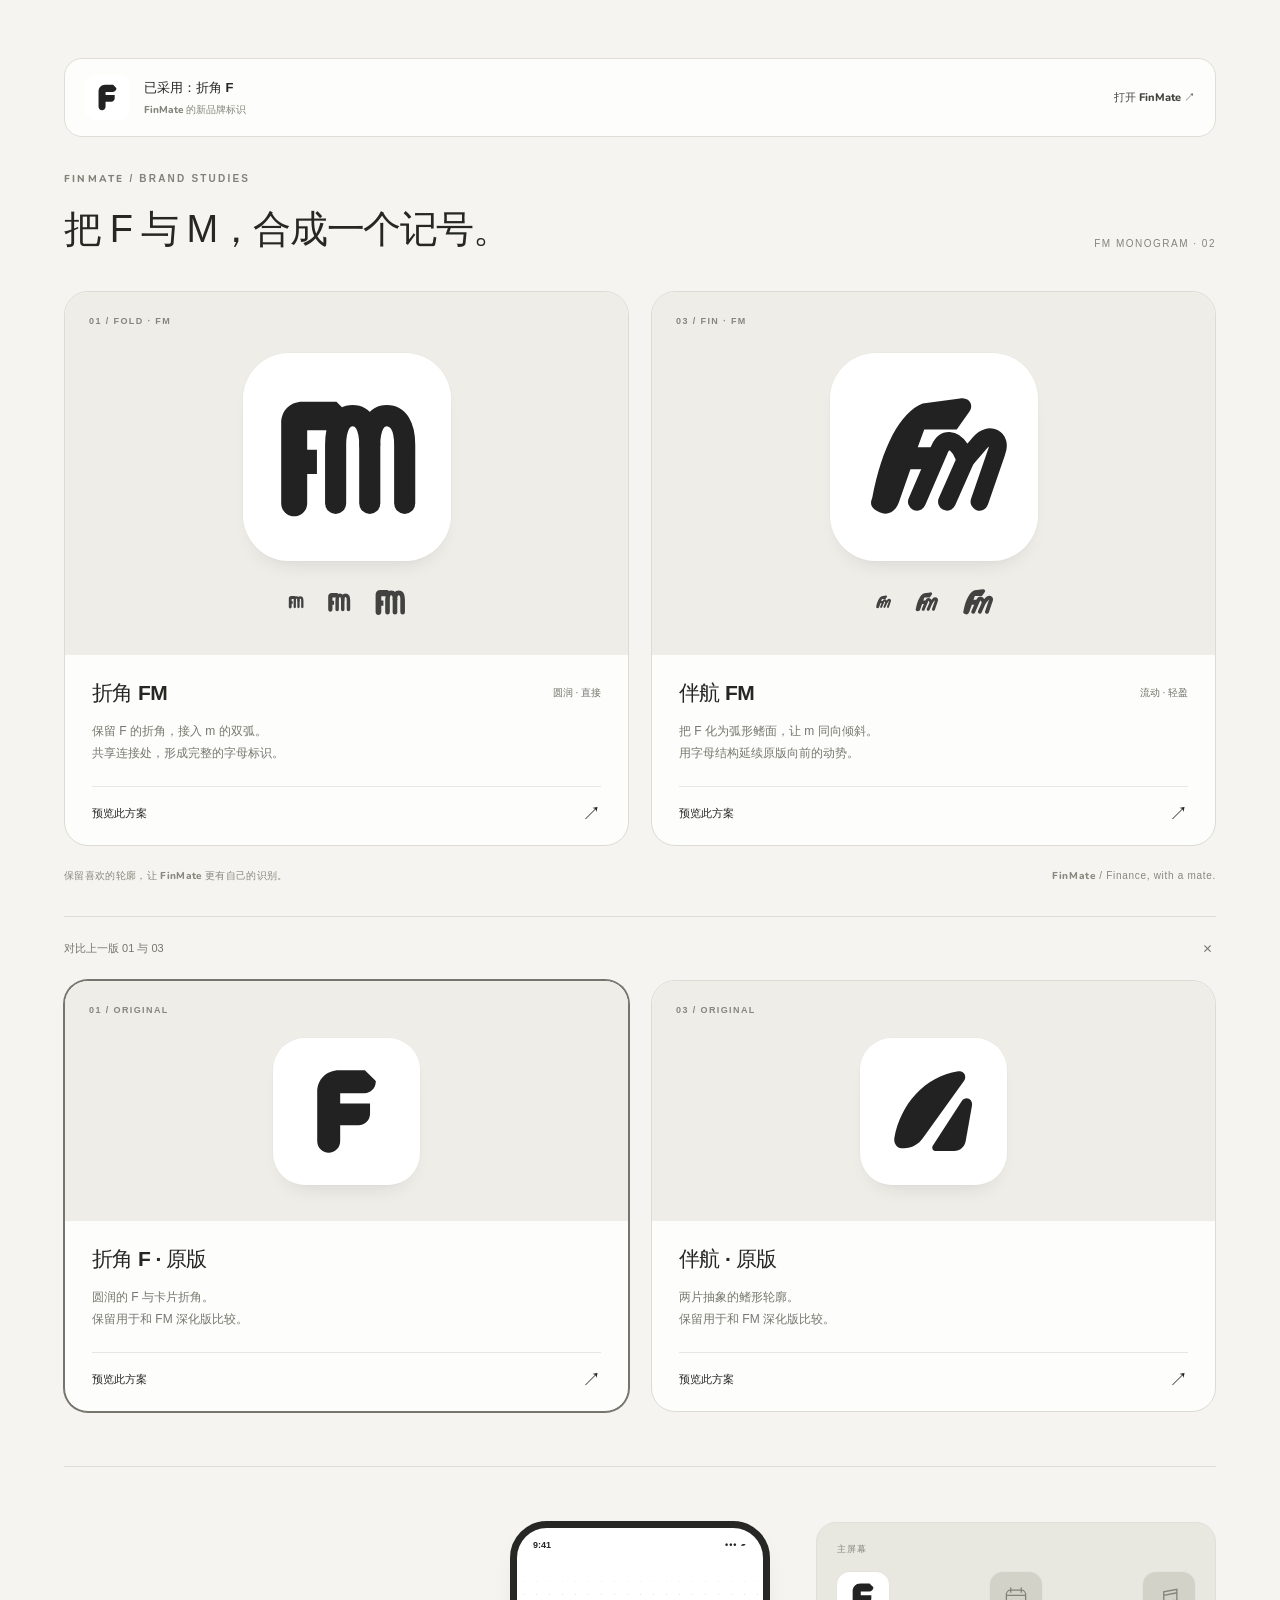
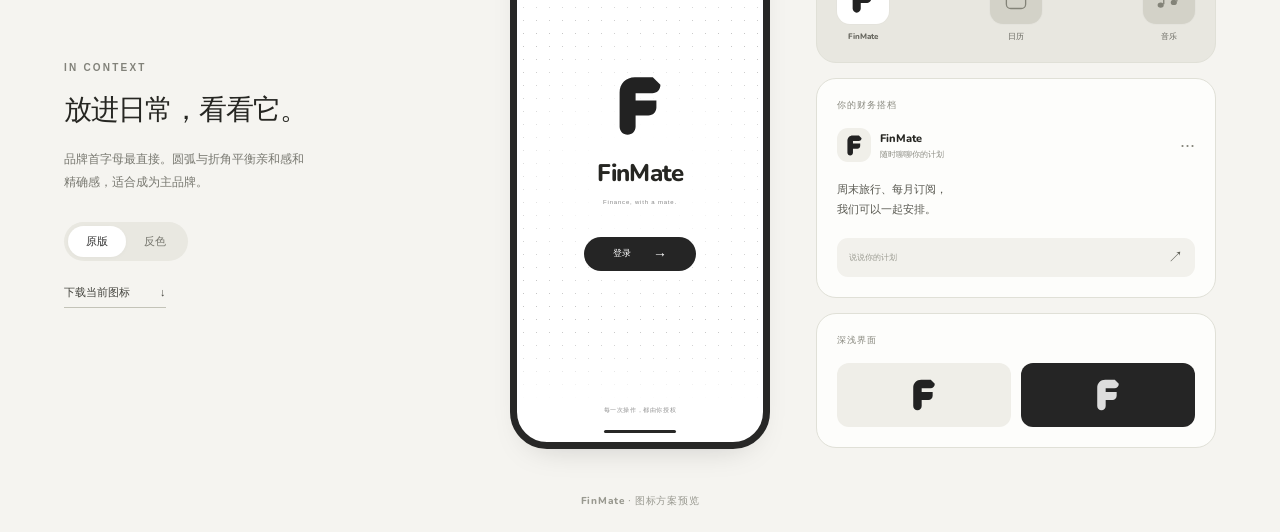
<file: finmate-icons/index.html>
<!doctype html>
<html lang="zh-CN">
<head>
  <meta charset="utf-8"/>
  <meta name="viewport" content="width=device-width,initial-scale=1"/>
  <meta name="theme-color" content="#f5f4f0"/>
  <meta name="description" content="FinMate App 图标深化：折角 FM 与伴航 FM，融合 F 和 M 的黑白字标。"/>
  <title>FinMate · 已采用折角 F</title>
  <link rel="icon" type="image/svg+xml" href="./fold-f/app-icon.svg"/>
  <link rel="stylesheet" href="./style.css?v=fold-f-selected"/>
  <script src="./preview.js?v=fold-f-selected" type="module"></script>
</head>
<body>
  <main>
    <section class="design-board" aria-label="FinMate 图标方案">
      <div class="adopted-brand"><img src="./fold-f/app-icon.svg" alt="折角 F"/><div><strong>已采用：折角 F</strong><span>FinMate 的新品牌标识</span></div><a href="/">打开 FinMate ↗</a></div>
      <header class="board-header"><div><p class="eyebrow">FINMATE / BRAND STUDIES</p><h1>把 F 与 M，合成一个记号。</h1></div><span class="edition">FM MONOGRAM · 02</span></header>
      <div class="concept-grid refined-grid">
        <article class="concept-card" data-id="fold-fm">
          <div class="concept-art"><span class="art-label">01 / FOLD · FM</span><img class="main-icon" src="./fold-fm/app-icon.svg" alt="折角 FM 图标"/><div class="miniatures" aria-label="小尺寸预览"><img src="./fold-fm/glyph.svg" alt="" width="16" height="16"/><img src="./fold-fm/glyph.svg" alt="" width="24" height="24"/><img src="./fold-fm/glyph.svg" alt="" width="32" height="32"/></div></div>
          <div class="concept-copy"><div class="concept-name"><h2>折角 FM</h2><span class="concept-tag">圆润 · 直接</span></div><p>保留 F 的折角，接入 m 的双弧。<br/>共享连接处，形成完整的字母标识。</p><button type="button" class="choose-button" aria-pressed="true">预览此方案<span aria-hidden="true">↗</span></button></div>
        </article>
        <article class="concept-card" data-id="fin-fm">
          <div class="concept-art"><span class="art-label">03 / FIN · FM</span><img class="main-icon" src="./fin-fm/app-icon.svg" alt="伴航 FM 图标"/><div class="miniatures" aria-label="小尺寸预览"><img src="./fin-fm/glyph.svg" alt="" width="16" height="16"/><img src="./fin-fm/glyph.svg" alt="" width="24" height="24"/><img src="./fin-fm/glyph.svg" alt="" width="32" height="32"/></div></div>
          <div class="concept-copy"><div class="concept-name"><h2>伴航 FM</h2><span class="concept-tag">流动 · 轻盈</span></div><p>把 F 化为弧形鳍面，让 m 同向倾斜。<br/>用字母结构延续原版向前的动势。</p><button type="button" class="choose-button" aria-pressed="false">预览此方案<span aria-hidden="true">↗</span></button></div>
        </article>
      </div>
      <div class="board-footer"><span>保留喜欢的轮廓，让 FinMate 更有自己的识别。</span><span>FinMate / Finance, with a mate.</span></div>
    </section>

    <details class="original-studies"><summary>对比上一版 01 与 03<span aria-hidden="true">＋</span></summary>
      <div class="concept-grid original-grid">
        <article class="concept-card" data-id="fold-f">
          <div class="concept-art"><span class="art-label">01 / ORIGINAL</span><img class="main-icon" src="./fold-f/app-icon.svg" alt="原版折角 F 图标"/></div>
          <div class="concept-copy"><div class="concept-name"><h2>折角 F · 原版</h2></div><p>圆润的 F 与卡片折角。<br/>保留用于和 FM 深化版比较。</p><button type="button" class="choose-button" aria-pressed="false">预览此方案<span aria-hidden="true">↗</span></button></div>
        </article>
        <article class="concept-card" data-id="fin">
          <div class="concept-art"><span class="art-label">03 / ORIGINAL</span><img class="main-icon" src="./fin/app-icon.svg" alt="原版伴航图标"/></div>
          <div class="concept-copy"><div class="concept-name"><h2>伴航 · 原版</h2></div><p>两片抽象的鳍形轮廓。<br/>保留用于和 FM 深化版比较。</p><button type="button" class="choose-button" aria-pressed="false">预览此方案<span aria-hidden="true">↗</span></button></div>
        </article>
      </div>
    </details>

    <section class="context-preview" aria-label="图标应用效果">
      <div class="preview-intro"><p class="eyebrow">IN CONTEXT</p><h2>放进日常，看看它。</h2><p id="selected-description">左侧保留 F 的竖笔、横笔和折角，右侧接出小写 m 的双弧；共用连接处，形成一个完整的 FM 标识。</p><div class="tone-switch" role="group" aria-label="图标底色"><button type="button" data-tone="default" aria-pressed="true">原版</button><button type="button" data-tone="inverse" aria-pressed="false">反色</button></div><a id="download-icon" href="./fold-fm/app-icon.png" download="FinMate-fold-fm.png">下载当前图标 <span aria-hidden="true">↓</span></a></div>
      <div class="phone-login" aria-label="FinMate 登录页效果"><div class="phone-status"><span>9:41</span><span class="status-dots">••• ▰</span></div><div class="login-mock"><img class="context-glyph" src="./fold-fm/glyph.svg" alt="FinMate 标识"/><strong>FinMate</strong><span>Finance, with a mate.</span><div class="login-mock-button">登录 <span>→</span></div></div><p class="phone-caption">每一次操作，都由你授权</p><i class="phone-indicator"></i></div>
      <div class="preview-surfaces"><div class="desktop-context"><p class="surface-label">主屏幕</p><div class="home-icons"><div><img class="context-app-icon" src="./fold-f/app-icon.svg" alt="FinMate 桌面图标"/><span>FinMate</span></div><div><span class="placeholder-icon"><svg viewBox="0 0 32 32" fill="none"><rect x="5" y="7" width="22" height="21" rx="5" stroke="currentColor" stroke-width="1.5"/><path d="M5 13H27M10 4V10M22 4V10" stroke="currentColor" stroke-width="1.5"/></svg></span><span>日历</span></div><div><span class="placeholder-icon"><svg viewBox="0 0 32 32" fill="none"><path d="M10 23V9L25 6V20M10 13L25 10" stroke="currentColor" stroke-width="1.5"/><ellipse cx="6.5" cy="24" rx="3.5" ry="3" fill="currentColor"/><ellipse cx="21.5" cy="21" rx="3.5" ry="3" fill="currentColor"/></svg></span><span>音乐</span></div></div></div><div class="agent-context"><p class="surface-label">你的财务搭档</p><div class="agent-title"><span class="agent-avatar"><img class="context-glyph" src="./fold-f/glyph.svg" alt=""/></span><div><strong>FinMate</strong><span>随时聊聊你的计划</span></div><span class="agent-more">···</span></div><div class="agent-message">周末旅行、每月订阅，<br/>我们可以一起安排。</div><div class="agent-input">说说你的计划 <span>↗</span></div></div><div class="mono-context"><p class="surface-label">深浅界面</p><div class="mono-pair"><div><img class="context-glyph" src="./fold-f/glyph.svg" alt="浅色背景标识"/></div><div><img class="context-glyph" src="./fold-f/glyph.svg" alt="深色背景标识"/></div></div></div></div>
    </section>
    <footer class="page-footer">FinMate · 图标方案预览</footer>
  </main>
</body>
</html>
</file>
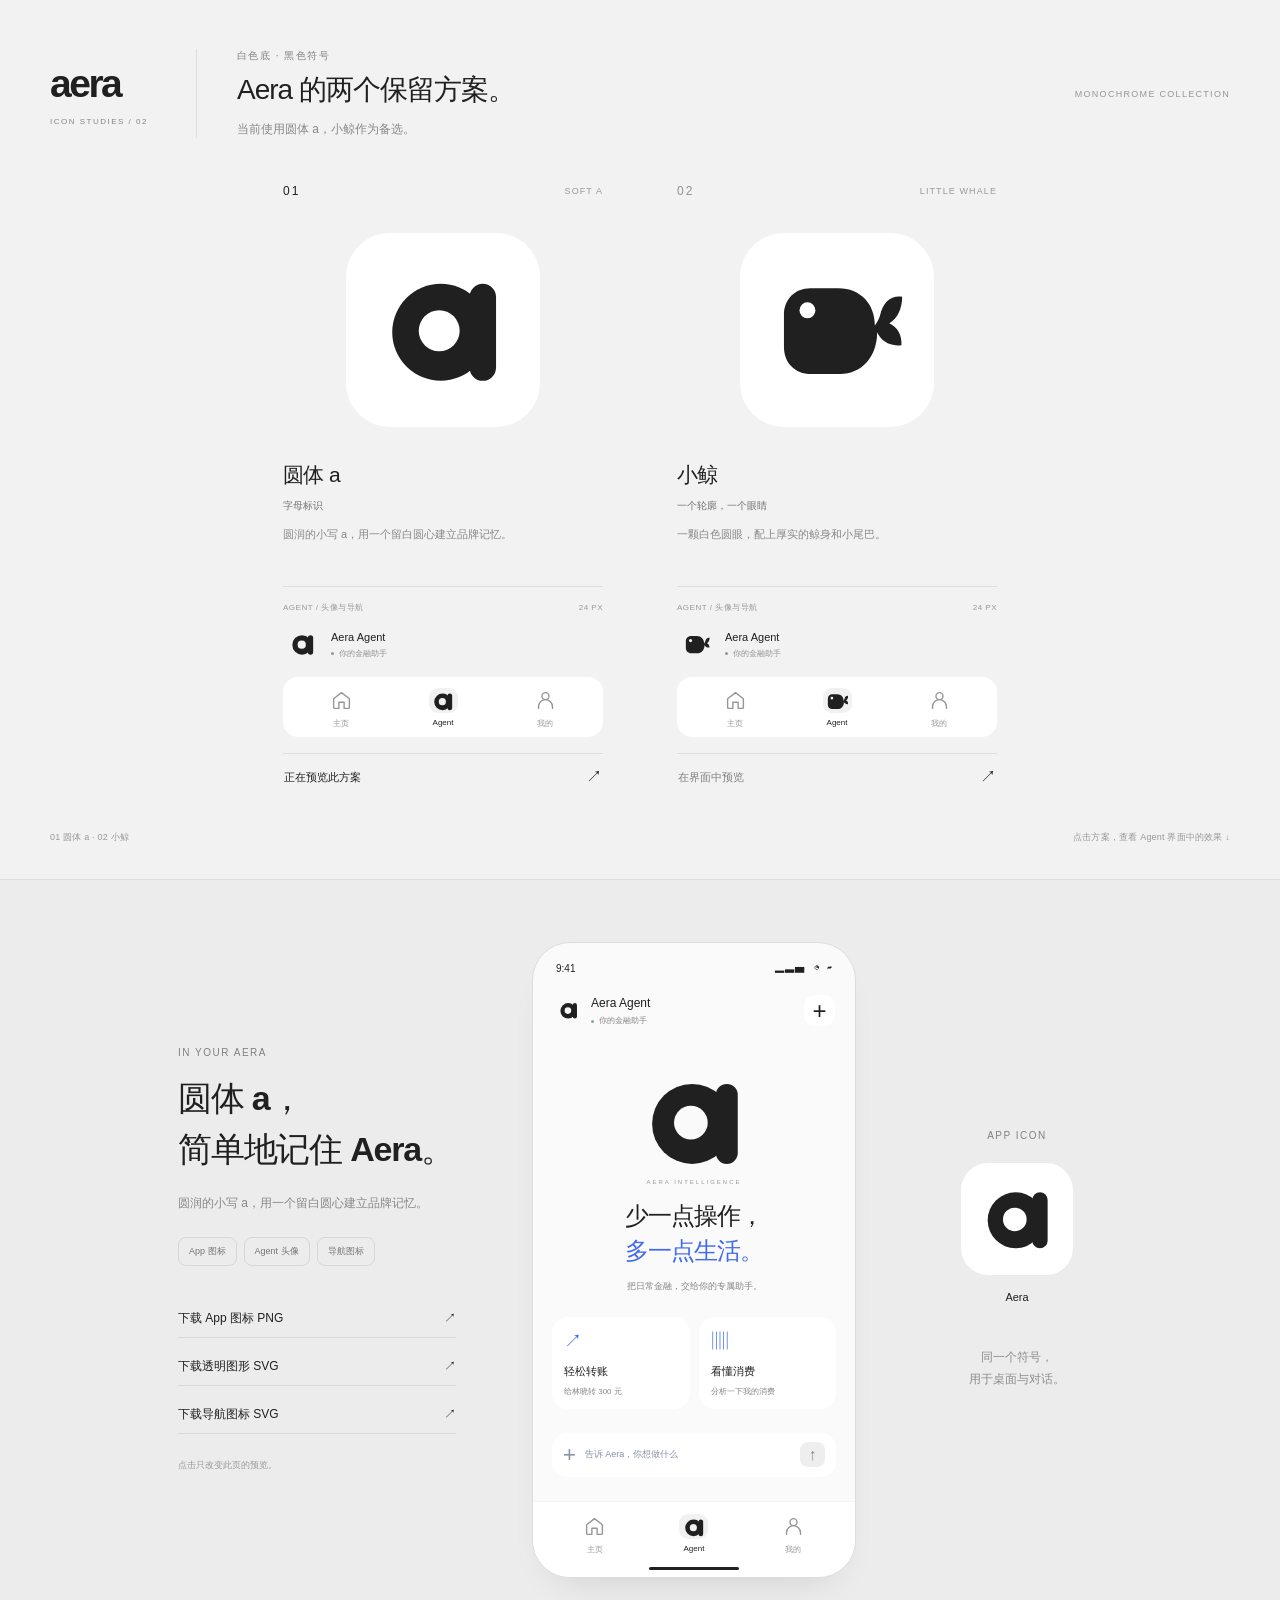
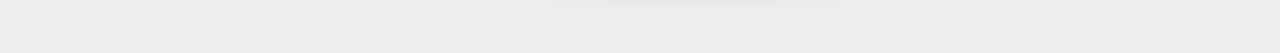
<file: icon-concepts-minimal/index.html>
<!doctype html>
<html lang="zh-CN">
<head>
  <meta charset="UTF-8"/>
  <meta name="viewport" content="width=device-width, initial-scale=1"/>
  <meta name="theme-color" content="#f2f2f2"/>
  <title>Aera · 黑白极简图标</title>
  <link rel="icon" href="./soft-a/app-icon.svg" type="image/svg+xml"/>
  <link rel="stylesheet" href="../icon-concepts/gallery.css"/>
  <link rel="stylesheet" href="./minimal.css"/>
</head>
<body>
  <main>
    <section class="design-board" aria-labelledby="board-title">
      <header class="board-header">
        <div><a class="wordmark" href="/" aria-label="返回 Aera">aera</a><p class="edition">ICON STUDIES / 02</p></div>
        <div class="board-intro"><p class="eyebrow">白色底 · 黑色符号</p><h1 id="board-title">Aera 的两个保留方案。</h1><p>当前使用圆体 a，小鲸作为备选。</p></div>
        <span class="collection-note">MONOCHROME COLLECTION</span>
      </header>
      <div class="concept-grid" id="concepts"></div>
      <footer class="board-footer"><span>01 圆体 a · 02 小鲸</span><span>点击方案，查看 Agent 界面中的效果 ↓</span></footer>
    </section>
    <section class="context-preview" id="context-preview" aria-labelledby="preview-title">
      <div class="context-copy"><p class="eyebrow">IN YOUR AERA</p><h2 id="preview-title"></h2><p id="preview-description"></p><div class="preview-tags"><span>App 图标</span><span>Agent 头像</span><span>导航图标</span></div><div class="preview-downloads"><a id="download-icon" download>下载 App 图标 PNG <span aria-hidden="true">↗</span></a><a id="download-mark" download>下载透明图形 SVG <span aria-hidden="true">↗</span></a><a id="download-glyph" download>下载导航图标 SVG <span aria-hidden="true">↗</span></a></div><p class="preview-note">点击只改变此页的预览。</p></div>
      <div class="preview-phone" aria-label="所选方案的 Agent 界面预览"><div class="phone-status"><span>9:41</span><span aria-hidden="true">▂▃▅ &nbsp; ◔ &nbsp; ▰</span></div><div class="phone-toolbar"><img class="selected-mark" src="./whale/mark.svg" alt=""/><div><strong>Aera Agent</strong><small><i></i>你的金融助手</small></div><span class="toolbar-control" aria-hidden="true">+</span></div><div class="phone-welcome"><div class="phone-art"><img class="selected-mark" src="./whale/mark.svg" alt=""/></div><p class="phone-eyebrow">AERA INTELLIGENCE</p><h3>少一点操作，<br/><em>多一点生活。</em></h3><p>把日常金融，交给你的专属助手。</p></div><div class="phone-prompts"><div><span>↗</span><strong>轻松转账</strong><small>给林晓转 300 元</small></div><div><span>▥</span><strong>看懂消费</strong><small>分析一下我的消费</small></div></div><div class="phone-composer"><span>+</span><span>告诉 Aera，你想做什么</span><i>↑</i></div><div class="phone-nav" aria-hidden="true"></div><div class="phone-indicator"></div></div>
      <div class="home-screen-sample"><p class="eyebrow">APP ICON</p><div class="selected-app-icon app-icon"><img class="selected-mark" src="./whale/mark.svg" alt=""/></div><span>Aera</span><p>同一个符号，<br/>用于桌面与对话。</p></div>
    </section>
  </main>
  <script type="module" src="./gallery.js"></script>
</body>
</html>
</file>
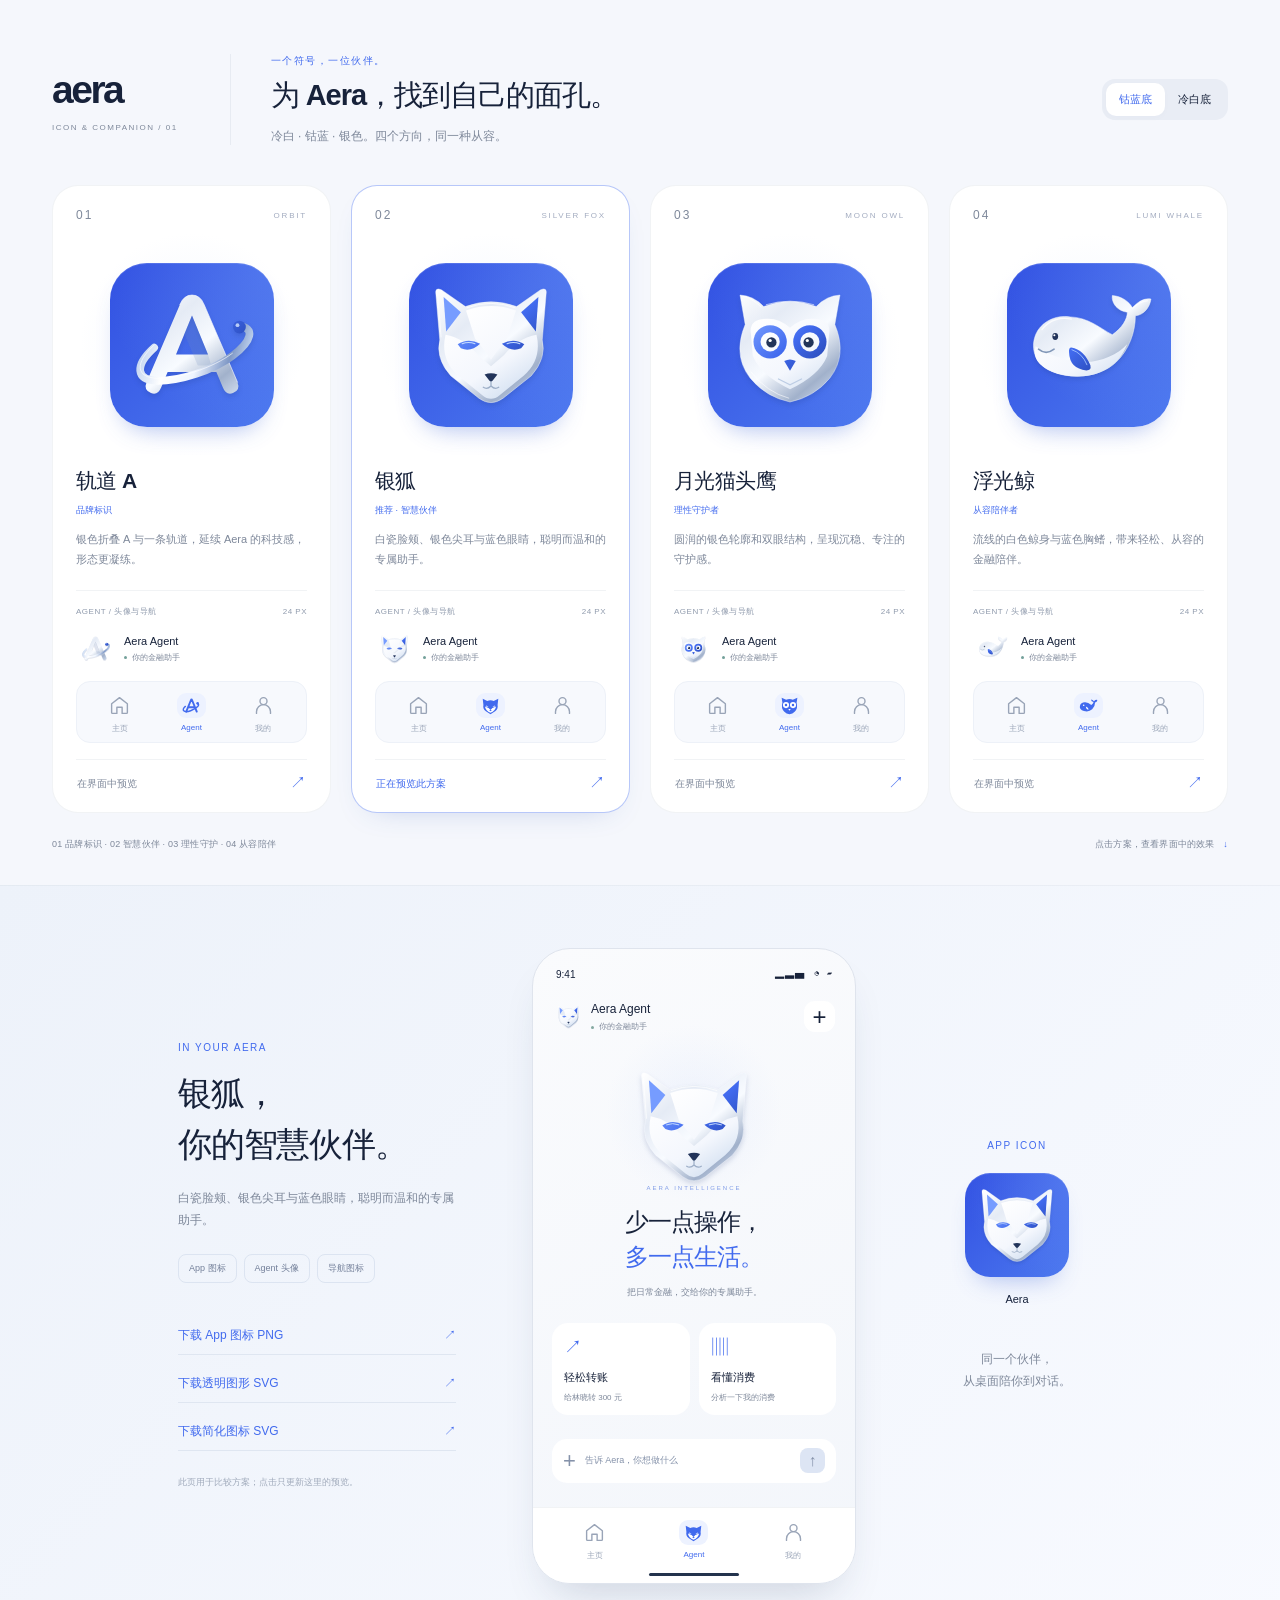
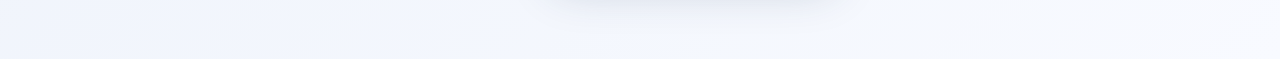
<file: icon-concepts/index.html>
<!doctype html>
<html lang="zh-CN">
<head>
  <meta charset="UTF-8"/>
  <meta name="viewport" content="width=device-width, initial-scale=1"/>
  <meta name="theme-color" content="#f5f7fc"/>
  <title>Aera · 图标与伙伴设计</title>
  <link rel="icon" href="./fox/app-icon.svg" type="image/svg+xml"/>
  <link rel="stylesheet" href="./gallery.css"/>
</head>
<body>
  <main>
    <section class="design-board" aria-labelledby="board-title">
      <header class="board-header">
        <div><a class="wordmark" href="/" aria-label="返回 Aera">aera</a><p class="edition">ICON & COMPANION / 01</p></div>
        <div class="board-intro"><p class="eyebrow">一个符号，一位伙伴。</p><h1 id="board-title">为 Aera，找到自己的面孔。</h1><p>冷白 · 钴蓝 · 银色。四个方向，同一种从容。</p></div>
        <div class="surface-toggle" role="group" aria-label="App 图标背景"><button class="active" data-surface="blue" aria-pressed="true">钴蓝底</button><button data-surface="white" aria-pressed="false">冷白底</button></div>
      </header>
      <div class="concept-grid" id="concepts"></div>
      <footer class="board-footer"><span>01 品牌标识 · 02 智慧伙伴 · 03 理性守护 · 04 从容陪伴</span><span>点击方案，查看界面中的效果 <span aria-hidden="true">↓</span></span></footer>
    </section>

    <section class="context-preview" id="context-preview" aria-labelledby="preview-title">
      <div class="context-copy">
        <p class="eyebrow">IN YOUR AERA</p>
        <h2 id="preview-title">银狐，<br/>你的智慧伙伴。</h2>
        <p id="preview-description"></p>
        <div class="preview-tags"><span>App 图标</span><span>Agent 头像</span><span>导航图标</span></div>
        <div class="preview-downloads"><a id="download-icon" download>下载 App 图标 PNG <span aria-hidden="true">↗</span></a><a id="download-mark" download>下载透明图形 SVG <span aria-hidden="true">↗</span></a><a id="download-glyph" download>下载简化图标 SVG <span aria-hidden="true">↗</span></a></div>
        <p class="preview-note">此页用于比较方案；点击只更新这里的预览。</p>
      </div>
      <div class="preview-phone" aria-label="所选方案的 Agent 界面预览">
        <div class="phone-status"><span>9:41</span><span aria-hidden="true">▂▃▅ &nbsp; ◔ &nbsp; ▰</span></div>
        <div class="phone-toolbar"><img class="selected-mark" src="./fox/mark.svg" alt=""/><div><strong>Aera Agent</strong><small><i></i>你的金融助手</small></div><span class="toolbar-control" aria-hidden="true">+</span></div>
        <div class="phone-welcome"><div class="phone-art"><span></span><img class="selected-mark" src="./fox/mark.svg" alt=""/></div><p class="phone-eyebrow">AERA INTELLIGENCE</p><h3>少一点操作，<br/><em>多一点生活。</em></h3><p>把日常金融，交给你的专属助手。</p></div>
        <div class="phone-prompts"><div><span>↗</span><strong>轻松转账</strong><small>给林晓转 300 元</small></div><div><span>▥</span><strong>看懂消费</strong><small>分析一下我的消费</small></div></div>
        <div class="phone-composer"><span>+</span><span>告诉 Aera，你想做什么</span><i>↑</i></div>
        <div class="phone-nav" aria-hidden="true"></div><div class="phone-indicator"></div>
      </div>
      <div class="home-screen-sample"><p class="eyebrow">APP ICON</p><div class="selected-app-icon app-icon"><img class="selected-mark" src="./fox/mark.svg" alt=""/></div><span>Aera</span><p>同一个伙伴，<br/>从桌面陪你到对话。</p></div>
    </section>
  </main>
  <script type="module" src="./gallery.js"></script>
</body>
</html>
</file>
<file: finmate-icons/style.css>
:root { color-scheme: light; font-family: -apple-system, BlinkMacSystemFont, 'Segoe UI', 'PingFang SC', 'Microsoft YaHei', sans-serif; color: #262622; background: #f5f4f0; font-synthesis: none; -webkit-font-smoothing: antialiased; }
@font-face { font-family:'FinMate Rounded'; src:url('/fonts/FinMateRounded.woff2') format('woff2'); font-weight:600 900; font-display:swap; }
.finmate-name { font-family:'FinMate Rounded',Arial,sans-serif; font-weight:800; }
* { box-sizing: border-box; }
body { margin: 0; min-width: 320px; }
button,a { -webkit-tap-highlight-color: transparent; }
button { font: inherit; color: inherit; cursor: pointer; }
button:focus-visible,a:focus-visible { outline: 2px solid #555; outline-offset: 5px; }
img { display: block; }
h1,h2,p { margin: 0; }
main { width: min(1440px, 100%); margin: auto; padding: 58px 64px 24px; }
.adopted-brand { display: flex; align-items: center; gap: 14px; padding: 16px 20px; margin-bottom: 35px; border: 1px solid #deded5; border-radius: 18px; background: #fdfdfb; }
.adopted-brand > img { width: 45px; height: 45px; border-radius: 11px; }
.adopted-brand > div { display: flex; flex-direction: column; gap: 6px; }
.adopted-brand strong { font-size: 13px; font-weight: 550; }
.adopted-brand > div > span { font-size: 10px; color: #85857c; }
.adopted-brand > a { margin-left: auto; color: #44443e; text-decoration: none; font-size: 11px; white-space: nowrap; }
.eyebrow { font-size: 10px; font-weight: 550; letter-spacing: 2.2px; color: #82827a; }
.board-header { display: flex; align-items: end; justify-content: space-between; gap: 24px; padding-bottom: 36px; }
.board-header h1 { font-size: clamp(25px, 3vw, 38px); font-weight: 500; letter-spacing: -1.4px; margin-top: 18px; }
.edition { font-size: 10px; letter-spacing: 1.5px; color: #85857c; flex-shrink: 0; padding-bottom: 6px; }
.concept-grid { display: grid; grid-template-columns: repeat(3,minmax(0,1fr)); gap: 22px; }
.refined-grid,.original-grid { grid-template-columns: repeat(2,minmax(0,1fr)); }
.refined-grid .concept-art { height: 363px; }
.refined-grid .main-icon { width: 208px; height: 208px; border-radius: 46px; }
.original-studies { margin-top: 33px; border-top: 1px solid #deded5; }
.original-studies > summary { display: flex; align-items: center; justify-content: space-between; cursor: pointer; font-size: 11px; color: #77776f; padding: 20px 0; list-style: none; }
.original-studies > summary::-webkit-details-marker { display: none; }
.original-studies > summary > span { font-size: 17px; }
.original-studies[open] > summary > span { transform: rotate(45deg); }
.original-grid .concept-art { height: 240px; }
.original-grid .main-icon { width: 147px; height: 147px; border-radius: 32px; margin-top: 23px; }
.concept-card { overflow: hidden; border: 1px solid #dcdcd5; border-radius: 24px; background: #fdfdfb; transition: border-color .2s, box-shadow .2s; }
.concept-card.is-selected { border-color: #75756d; box-shadow: 0 0 0 1px #75756d; }
.concept-art { height: 330px; padding: 24px; display: flex; flex-direction: column; align-items: center; position: relative; background: #eeede8; }
.art-label { align-self: flex-start; font-size: 9px; font-weight: 550; letter-spacing: 1.4px; color: #87867d; }
.main-icon { width: 178px; height: 178px; border-radius: 39px; margin-top: 27px; box-shadow: 0 12px 23px -16px #22222232, 0 0 0 1px #22222204; }
.miniatures { display: flex; align-items: center; justify-content: center; gap: 23px; height: 36px; margin-top: 23px; opacity: .84; }
.concept-copy { padding: 24px 27px 22px; }
.concept-name { display: flex; align-items: center; justify-content: space-between; gap: 10px; }
.concept-name h2 { font-size: 21px; font-weight: 550; letter-spacing: -.6px; }
.recommended,.concept-tag { font-size: 10px; color: #727268; }
.recommended { border: 1px solid #cdcdc5; border-radius: 100px; padding: 3px 9px; }
.concept-copy > p { color: #77776f; font-size: 12px; line-height: 1.85; margin-top: 13px; min-height: 45px; }
.choose-button { display: flex; justify-content: space-between; align-items: center; width: 100%; background: none; border: 0; border-top: 1px solid #e8e8e2; font-size: 11px; margin-top: 21px; padding: 17px 0 0; }
.choose-button > span { font-size: 19px; line-height: 1; }
.choose-button:hover > span { transform: translate(2px,-2px); }
.choose-button > span { transition: transform .2s; }
.board-footer { display: flex; align-items: center; justify-content: space-between; gap: 20px; padding-top: 23px; color: #88887e; font-size: 10px; letter-spacing: .35px; }
.board-footer > span:last-child { font-family: 'Segoe UI',sans-serif; letter-spacing: .7px; }
.context-preview { display: grid; grid-template-columns: 1fr 260px 1fr; align-items: center; gap: 46px; border-top: 1px solid #deded5; margin-top: 54px; padding-top: 54px; }
.preview-intro h2 { font-size: 28px; font-weight: 500; letter-spacing: -1px; margin-top: 18px; }
.preview-intro > p:not(.eyebrow) { font-size: 12px; line-height: 1.9; color: #77776f; max-width: 245px; margin-top: 19px; }
.tone-switch { display: flex; background: #e9e8e1; border-radius: 100px; padding: 4px; width: fit-content; margin-top: 28px; }
.tone-switch button { border: 0; border-radius: 100px; background: none; padding: 8px 18px; font-size: 11px; color: #77776f; }
.tone-switch button[aria-pressed='true'] { background: #fff; color: #333; box-shadow: 0 1px 4px #00000008; }
#download-icon { display: flex; gap: 30px; align-items: center; width: fit-content; color: #44443e; margin-top: 24px; font-size: 11px; text-decoration: none; border-bottom: 1px solid #c3c3b8; padding: 0 0 7px; }
.phone-login { width: 260px; height: 528px; border: 7px solid #272726; border-radius: 37px; background: #fff; overflow: hidden; position: relative; box-shadow: 0 14px 35px -22px #11111145; }
.phone-status { display: flex; justify-content: space-between; align-items: center; font-size: 9px; font-weight: 600; padding: 12px 16px; }
.status-dots { font-size: 9px; letter-spacing: 1px; }
.login-mock { height: calc(100% - 74px); position: relative; display: flex; flex-direction: column; align-items: center; justify-content: center; padding-bottom: 24px; isolation: isolate; }
.login-mock::before { content: ''; position: absolute; inset: 0; z-index: -2; background: radial-gradient(circle,#c5c5c5 .7px,transparent .85px) 0 0/13px 13px; mask-image: linear-gradient(180deg, transparent, #000 15%, #000 83%, transparent); }
.login-mock::after { content: ''; position: absolute; inset: 0; z-index: -1; background: radial-gradient(ellipse 65% 35% at 50% 47%, #fff 18%, #ffffffdf 45%, #fff0 100%); }
.login-mock > img { width: 72px; height: 72px; }
.login-mock > strong { font-size: 24px; letter-spacing: -.8px; font-weight: 600; margin-top: 15px; }
.login-mock > span { font-size: 6px; letter-spacing: .8px; color: #858585; margin-top: 10px; }
.login-mock-button { display: flex; align-items: center; justify-content: center; gap: 22px; width: 112px; height: 34px; font-size: 9px; color: #fff; background: #252525; border-radius: 100px; margin-top: 32px; }
.login-mock-button span { font-size: 14px; }
.phone-caption { text-align: center; color: #909090; font-size: 6px; letter-spacing: .6px; position: absolute; bottom: 27px; width: 100%; }
.phone-indicator { position: absolute; bottom: 9px; left: calc(50% - 36px); width: 72px; height: 3px; border-radius: 100px; background: #272726; }
.preview-surfaces { display: flex; flex-direction: column; gap: 15px; }
.desktop-context,.agent-context,.mono-context { padding: 20px; border: 1px solid #e0e0d7; border-radius: 20px; background: #fdfdfb; }
.desktop-context { background: #e8e7e0; }
.surface-label { font-size: 9px; letter-spacing: 1px; color: #88887e; margin-bottom: 16px; }
.home-icons { display: flex; align-items: center; justify-content: space-between; gap: 14px; }
.home-icons > div { display: flex; flex-direction: column; align-items: center; gap: 7px; }
.home-icons > div > img,.placeholder-icon { width: 52px; height: 52px; border-radius: 13px; box-shadow: 0 0 0 1px #00000004; }
.home-icons > div > span:last-child { font-size: 8px; color: #67675f; }
.placeholder-icon { display: grid; place-items: center; background: #d3d2c8; color: #838378; }
.placeholder-icon > svg { width: 28px; height: 28px; }
.agent-title { display: flex; align-items: center; gap: 9px; }
.agent-avatar { display: grid; place-items: center; width: 34px; height: 34px; border-radius: 11px; background: #f0efe9; }
.agent-avatar img { width: 25px; height: 25px; }
.agent-title > div { display: flex; flex-direction: column; gap: 3px; }
.agent-title strong { font-size: 11px; font-weight: 550; }
.agent-title > div > span { font-size: 8px; color: #8c8c83; }
.agent-more { margin-left: auto; font-size: 18px; color: #88887e; }
.agent-message { margin-top: 18px; font-size: 11px; line-height: 1.8; color: #57574f; }
.agent-input { display: flex; justify-content: space-between; align-items: center; background: #f2f1ec; border-radius: 11px; padding: 10px 12px; font-size: 8px; color: #9a9a90; margin-top: 18px; }
.agent-input > span { color: #5e5e55; font-size: 15px; }
.mono-pair { display: grid; grid-template-columns: 1fr 1fr; gap: 10px; }
.mono-pair > div { height: 64px; border-radius: 12px; background: #efeee8; display: grid; place-items: center; }
.mono-pair > div:last-child { background: #252525; }
.mono-pair > div > img { width: 38px; height: 38px; }
.mono-pair > div:last-child > img { filter: invert(1); }
.page-footer { text-align: center; padding-top: 45px; font-size: 10px; color: #999990; letter-spacing: .7px; }
@media (max-width:1100px) {
  main { padding: 38px 30px 22px; }
  .concept-art { height: 300px; padding: 21px; }
  .main-icon { width: 154px; height: 154px; border-radius: 35px; }
  .concept-copy { padding: 20px; }
  .concept-grid { gap: 17px; }
  .context-preview { gap: 25px; }
  .home-icons > div > img,.placeholder-icon { width: 45px; height: 45px; border-radius: 11px; }
}
@media (max-width:820px) {
  .concept-art { height: 252px; padding: 18px; }
  .main-icon { width: 127px; height: 127px; border-radius: 29px; margin-top: 20px; }
  .miniatures { gap: 15px; margin-top: 18px; }
  .concept-copy { padding: 18px 16px; }
  .concept-name h2 { font-size: 18px; }
  .concept-copy > p { font-size: 11px; }
  .context-preview { grid-template-columns: 1fr 260px; }
  .preview-surfaces { grid-column: 1/-1; display: grid; grid-template-columns: 1fr 1.4fr 1fr; align-items: stretch; }
}
@media (max-width:600px) {
  main { padding: 30px 22px 20px; }
  .adopted-brand { flex-wrap: wrap; gap: 12px; padding: 14px; margin-bottom: 28px; }
  .adopted-brand > a { width: 100%; margin-left: 0; padding-top: 10px; border-top: 1px solid #e8e8e2; }
  .board-header { display: block; padding-bottom: 27px; }
  .board-header h1 { font-size: 27px; margin-top: 15px; }
  .edition { display: block; margin-top: 19px; font-size: 8px; }
  .concept-grid { grid-template-columns: 1fr; gap: 22px; }
  .refined-grid .concept-art { height: 300px; }
  .refined-grid .main-icon { width: 172px; height: 172px; border-radius: 38px; margin-top: 21px; }
  .concept-art { height: 282px; padding: 23px; }
  .main-icon { width: 152px; height: 152px; border-radius: 34px; margin-top: 20px; }
  .miniatures { margin-top: 20px; }
  .concept-copy { padding: 22px; }
  .concept-name h2 { font-size: 21px; }
  .concept-copy > p { font-size: 12px; }
  .board-footer { display: block; font-size: 9px; }
  .board-footer > span { display: block; }
  .board-footer > span:last-child { margin-top: 12px; font-size: 8px; }
  .context-preview { grid-template-columns: 1fr; gap: 30px; margin-top: 34px; padding-top: 32px; }
  .preview-intro > p:not(.eyebrow) { max-width: 100%; }
  .phone-login { justify-self: center; }
  .preview-surfaces { grid-column: auto; display: flex; }
  .home-icons { justify-content: flex-start; gap: 28px; }
  .home-icons > div > img,.placeholder-icon { width: 52px; height: 52px; border-radius: 13px; }
}
@media (prefers-reduced-motion:reduce) { *,*::before,*::after { transition: none!important; } }
</file>
<file: icon-concepts/gallery.css>
:root { color-scheme: light; --ink:#17223a; --muted:#7e889a; --blue:#416aee; --edge:#273d6210; }
* { box-sizing:border-box; }
body { margin:0; background:#f5f7fc; color:var(--ink); font-family:-apple-system,BlinkMacSystemFont,'Segoe UI','PingFang SC','Microsoft YaHei UI',sans-serif; -webkit-font-smoothing:antialiased; }
button,a { -webkit-tap-highlight-color:transparent; }
button { font:inherit; color:inherit; cursor:pointer; }
a { color:inherit; text-decoration:none; }
button:focus-visible,a:focus-visible { outline:3px solid #416aee88; outline-offset:4px; }
h1,h2,h3,p { margin:0; }
.design-board { max-width:1536px; padding:54px 52px 34px; margin:auto; }
.board-header { display:flex; align-items:center; gap:52px; margin-bottom:40px; }
.wordmark { font:bold 39px Arial,sans-serif; letter-spacing:-2.5px; }
.edition { margin-top:11px; font-size:8px; color:var(--muted); letter-spacing:1.5px; white-space:nowrap; }
.board-intro { flex:1; padding-left:40px; border-left:1px solid var(--edge); }
.eyebrow { color:var(--blue); font-size:10px; letter-spacing:1.5px; }
.board-intro h1 { font-size:29px; letter-spacing:-1px; font-weight:550; margin:8px 0 12px; }
.board-intro > p:last-child { color:var(--muted); font-size:12px; }
.surface-toggle { display:flex; background:#e9edf5; border-radius:13px; padding:4px; }
.surface-toggle button { background:none; border:0; padding:9px 13px; font-size:11px; border-radius:10px; transition:background .2s,color .2s; }
.surface-toggle button.active { background:#fff; color:var(--blue); box-shadow:0 2px 7px #273d6205; }
.concept-grid { display:grid; grid-template-columns:repeat(4,minmax(0,1fr)); gap:20px; }
.concept-card { background:#fff; border:1px solid var(--edge); border-radius:26px; overflow:hidden; position:relative; transition:border-color .24s,box-shadow .24s,transform .24s; }
.concept-card.selected { border-color:#416aee60; box-shadow:0 12px 32px -22px #3154b060; }
.concept-card-top { display:flex; align-items:center; justify-content:space-between; padding:22px 23px 0; }
.concept-number { font:12px 'Segoe UI',sans-serif; color:var(--muted); letter-spacing:2px; }
.concept-en { font-size:8px; letter-spacing:1.8px; color:#a3acc0; }
.hero-stage { height:245px; display:grid; place-items:center; position:relative; }
.hero-stage::before { content:''; position:absolute; width:225px; height:225px; border-radius:50%; background:radial-gradient(circle,#e8eefb90,#e8eefb00 70%); }
.app-icon { width:164px; height:164px; overflow:hidden; border-radius:37px; position:relative; background:radial-gradient(ellipse at 100% 0,#8ab2ff40,transparent 75%),linear-gradient(135deg,#3150e2,#4c78ef); box-shadow:0 14px 25px -13px #3b60d669,inset 0 1px 0 #ffffff20; transition:background .24s,box-shadow .24s; }
.app-icon img { display:block; width:100%; height:100%; }
.white-surface .app-icon { background:linear-gradient(145deg,#fff,#e8eef8); box-shadow:inset 0 1px 0 #fff,0 14px 25px -12px #1c355933; border:1px solid #dce4f0; }
.concept-info { padding:0 23px; }
.concept-info h2 { font-size:21px; font-weight:550; letter-spacing:-.6px; }
.concept-type { display:inline-block; font-size:9px; color:var(--blue); margin:9px 0 12px; }
.concept-description { font-size:11px; line-height:1.85; color:var(--muted); min-height:42px; }
.usage-preview { margin:19px 23px 0; padding:15px 0 0; border-top:1px solid var(--edge); }
.usage-caption { display:flex; align-items:center; justify-content:space-between; color:#909bad; font-size:8px; letter-spacing:.5px; }
.avatar-sample { display:flex; align-items:center; gap:9px; margin-top:12px; }
.avatar-sample > img { width:39px; height:39px; }
.avatar-sample div { display:flex; flex-direction:column; gap:5px; }
.avatar-sample strong { font-size:11px; font-weight:500; }
.avatar-sample small { font-size:8px; color:var(--muted); }
.avatar-sample small::before { content:''; display:inline-block; width:3px; height:3px; background:#73a09a; border-radius:50%; vertical-align:middle; margin-right:5px; }
.nav-sample,.phone-nav { display:grid; grid-template-columns:repeat(3,1fr); background:#f7f9fd; border:1px solid #edf1f8; border-radius:14px; padding:11px 7px 8px; margin-top:13px; }
.nav-destination { display:flex; align-items:center; flex-direction:column; gap:5px; color:#99a4b7; font-size:8px; }
.nav-destination svg { display:block; width:21px; height:21px; }
.nav-destination .glyph-wrap { width:29px; height:25px; border-radius:9px; display:grid; place-items:center; }
.nav-destination img { display:block; width:21px; height:21px; }
.nav-destination.active { color:var(--blue); }
.nav-destination.active .glyph-wrap { background:#edf2ff; }
.choose-button { display:flex; align-items:center; justify-content:space-between; width:calc(100% - 46px); padding:13px 1px 18px; border:0; background:none; margin:16px 23px 0; border-top:1px solid var(--edge); font-size:10px; color:var(--muted); }
.choose-button span:last-child { font-size:16px; color:var(--blue); }
.selected .choose-button { color:var(--blue); }
.board-footer { display:flex; align-items:center; justify-content:space-between; gap:15px; font-size:9px; color:var(--muted); letter-spacing:.2px; margin-top:25px; }
.board-footer > span:last-child span { margin-left:6px; color:var(--blue); }
.context-preview { display:flex; justify-content:center; align-items:center; gap:76px; padding:62px 45px 75px; border-top:1px solid var(--edge); background:linear-gradient(135deg,#edf2fa,#f8faff); }
.context-copy { width:278px; }
.context-copy h2 { font-size:34px; letter-spacing:-1.2px; line-height:1.5; margin-top:15px; font-weight:550; }
.context-copy > p:not(.eyebrow):not(.preview-note) { margin-top:17px; color:var(--muted); font-size:12px; line-height:1.9; }
.preview-tags { display:flex; gap:7px; margin:22px 0 34px; }
.preview-tags span { font-size:9px; padding:7px 10px; border:1px solid #dce4f1; border-radius:8px; color:#74809a; }
.preview-downloads { display:flex; flex-direction:column; gap:10px; }
.preview-downloads a { display:flex; justify-content:space-between; font-size:12px; color:var(--blue); padding:10px 0; border-bottom:1px solid #dfe6f1; }
.preview-note { color:#a0aabb; font-size:9px; line-height:1.8; margin-top:23px; }
.preview-phone { position:relative; width:324px; height:636px; flex-shrink:0; background:linear-gradient(155deg,#fafbfd,#f3f6fb); border:1px solid #dfe4ed; border-radius:38px; overflow:hidden; box-shadow:0 25px 45px -20px #24395835; }
.phone-status { display:flex; justify-content:space-between; align-items:center; padding:18px 23px 13px; font-size:10px; }
.phone-toolbar { display:flex; align-items:center; gap:7px; padding:7px 20px; }
.phone-toolbar > img { width:31px; height:31px; }
.phone-toolbar > div { display:flex; flex-direction:column; gap:5px; }
.phone-toolbar strong { font-size:12px; font-weight:500; }
.phone-toolbar small { font-size:8px; color:var(--muted); }
.phone-toolbar small i { width:3px; height:3px; display:inline-block; border-radius:50%; background:#83a8a0; margin-right:5px; }
.toolbar-control { display:grid; place-items:center; width:31px; height:31px; margin-left:auto; background:#fff; border-radius:11px; font-size:24px; font-weight:300; }
.phone-welcome { text-align:center; margin-top:9px; }
.phone-art { position:relative; width:100%; height:130px; display:grid; place-items:center; }
.phone-art > img { width:156px; height:156px; position:relative; }
.phone-art > span { position:absolute; width:178px; height:178px; background:radial-gradient(ellipse,#e2eafb80,transparent 70%); border-radius:50%; }
.phone-eyebrow { font-size:6px; letter-spacing:2px; color:#7c99e6; margin:7px 0 14px; }
.phone-welcome h3 { font-size:24px; line-height:1.45; font-weight:550; letter-spacing:-1px; }
.phone-welcome h3 em { color:var(--blue); font-style:normal; }
.phone-welcome > p:last-child { margin-top:11px; color:var(--muted); font-size:9px; }
.phone-prompts { display:grid; grid-template-columns:repeat(2,1fr); gap:9px; margin:24px 19px; }
.phone-prompts > div { display:flex; flex-direction:column; gap:7px; border-radius:16px; padding:12px; background:#fff; }
.phone-prompts > div > span { color:var(--blue); font-size:18px; margin-bottom:4px; }
.phone-prompts strong { font-size:11px; font-weight:500; }
.phone-prompts small { font-size:8px; color:var(--muted); }
.phone-composer { display:flex; align-items:center; gap:9px; background:#fff; margin:0 19px; padding:9px 11px; border-radius:15px; color:#8592aa; }
.phone-composer > span:first-child { font-size:22px; font-weight:300; }
.phone-composer > span:nth-child(2) { font-size:9px; }
.phone-composer i { font-style:normal; display:grid; place-items:center; background:#dde5f4; border-radius:8px; width:25px; height:25px; margin-left:auto; }
.phone-nav { position:absolute; bottom:0; left:0; right:0; padding:12px 12px 22px; border:0; border-radius:0; margin:0; background:#fff; border-top:1px solid var(--edge); }
.phone-indicator { position:absolute; bottom:7px; width:90px; height:3px; background:#23334d; left:50%; transform:translateX(-50%); border-radius:5px; }
.home-screen-sample { width:170px; text-align:center; }
.home-screen-sample .app-icon { width:104px; height:104px; border-radius:25px; margin:22px auto 12px; }
.home-screen-sample > span { font-size:11px; }
.home-screen-sample > p:last-child { font-size:12px; color:var(--muted); line-height:1.8; margin-top:42px; }
@media (hover:hover) { .concept-card:hover { transform:translateY(-3px); } .choose-button:hover { color:var(--blue); } }
@media (max-width:1100px) {
  .design-board { max-width:810px; padding:35px 26px; }
  .board-header { gap:25px; flex-wrap:wrap; }
  .board-intro { padding-left:25px; }
  .surface-toggle { margin-left:auto; }
  .concept-grid { grid-template-columns:repeat(2,minmax(0,1fr)); }
  .context-preview { gap:32px; }
  .home-screen-sample { display:none; }
}
@media (max-width:620px) {
  .design-board { padding:28px 18px; }
  .board-header { gap:24px; margin-bottom:24px; }
  .wordmark { font-size:32px; }
  .edition { font-size:7px; }
  .board-intro { order:3; flex-basis:100%; border-left:0; padding-left:0; }
  .board-intro h1 { font-size:23px; margin-top:8px; }
  .board-intro > p:last-child { font-size:11px; }
  .surface-toggle button { padding:8px 11px; font-size:10px; }
  .concept-grid { gap:13px; }
  .concept-card { border-radius:21px; }
  .concept-card-top { padding:16px 15px 0; }
  .concept-en { font-size:6px; letter-spacing:.7px; }
  .hero-stage { height:155px; }
  .hero-stage::before { width:135px; height:135px; }
  .app-icon { width:113px; height:113px; border-radius:26px; }
  .concept-info { padding:0 15px; }
  .concept-info h2 { font-size:16px; letter-spacing:-.5px; }
  .concept-type { font-size:8px; }
  .concept-description { font-size:10px; min-height:60px; }
  .usage-preview { margin:14px 15px 0; }
  .usage-caption { font-size:7px; }
  .avatar-sample { gap:5px; }
  .avatar-sample > img { width:30px; height:30px; }
  .avatar-sample strong { font-size:9px; }
  .avatar-sample small { font-size:7px; }
  .nav-sample { padding-left:2px; padding-right:2px; }
  .nav-destination { font-size:7px; }
  .nav-destination svg,.nav-destination img { width:18px; height:18px; }
  .choose-button { width:calc(100% - 30px); margin:14px 15px 0; font-size:9px; }
  .board-footer { align-items:flex-start; flex-direction:column; line-height:1.8; }
  .context-preview { flex-direction:column; padding:40px 20px 55px; gap:36px; }
  .context-copy { width:min(100%,324px); }
  .context-copy h2 { font-size:30px; }
  .preview-phone { max-width:100%; }
}
@media (max-width:350px) { .concept-grid { grid-template-columns:1fr; } .hero-stage { height:200px; } .app-icon { width:142px; height:142px; border-radius:33px; } .concept-description { min-height:0; } }
@media (prefers-reduced-motion:reduce) { *,*::before,*::after { transition:none!important; scroll-behavior:auto!important; } }
</file>
<file: icon-concepts-minimal/minimal.css>
:root { --ink:#202020; --muted:#858585; --blue:#202020; --edge:#0000000c; }
body { background:#f2f2f2; }
.design-board { max-width:1440px; padding:49px 50px 35px; }
.board-header { margin-bottom:34px; gap:48px; }
.board-intro { border-left-color:#dedede; }
.board-intro h1 { font-size:28px; font-weight:500; }
.board-intro > p:last-child { color:#888; }
.eyebrow { color:#818181; font-size:10px; }
.collection-note { color:#969696; font-size:9px; letter-spacing:1.3px; }
.concept-grid { gap:38px; grid-template-columns:repeat(2,minmax(0,1fr)); max-width:750px; margin:auto; }
.concept-card,.concept-card.selected { background:none; border:0; border-radius:0; box-shadow:none; }
.concept-card-top { padding:12px 18px 0; }
.concept-en { color:#999; letter-spacing:1.1px; font-size:9px; }
.concept-number { color:#929292; }
.hero-stage { height:263px; }
.hero-stage::before { display:none; }
.app-icon { width:194px; height:194px; background:#fff; border:0; border-radius:44px; box-shadow:none; }
.concept-info { padding:0 18px; }
.concept-info h2 { font-size:21px; font-weight:500; }
.concept-type { color:#737373; font-size:10px; margin-top:10px; }
.concept-description { color:#888; font-size:11px; line-height:1.8; min-height:42px; }
.usage-preview { margin-left:18px; margin-right:18px; border-top-color:#dedede; }
.usage-caption { color:#999; }
.avatar-sample strong { color:#202020; }
.avatar-sample small { color:#929292; }
.avatar-sample small::before { background:#949494; }
.nav-sample { background:#fff; border:0; border-radius:15px; }
.nav-destination { color:#969696; }
.nav-destination.active { color:#202020; }
.nav-destination.active .glyph-wrap { background:#f1f1f1; }
.nav-destination img { width:22px; height:22px; }
.choose-button { width:calc(100% - 36px); margin-left:18px; margin-right:18px; border-top-color:#dedede; color:#818181; font-size:11px; }
.choose-button span:last-child { color:#202020; }
.selected .choose-button > span:first-child { color:#202020; }
.selected .concept-number { color:#202020; }
.board-footer { color:#999; }
.context-preview { background:#ececec; border-top-color:#dedede; }
.context-copy > p:not(.eyebrow):not(.preview-note) { color:#888; }
.preview-tags span { border-color:#d7d7d7; color:#777; }
.preview-downloads a { color:#202020; border-bottom-color:#d8d8d8; }
.preview-note { color:#999; }
.preview-phone { border-color:#ddd; background:#fafafa; box-shadow:0 20px 40px -25px #0000002b; }
.phone-art > img { width:160px; height:160px; }
.phone-eyebrow { color:#999; }
.phone-welcome h3 em { color:#416aee; }
.phone-prompts > div > span { color:#416aee; }
.phone-composer i { background:#eee; color:#888; }
.phone-indicator { background:#202020; }
.home-screen-sample > p:last-child { color:#8d8d8d; }
.home-screen-sample .app-icon { width:112px; height:112px; border-radius:27px; }
@media (hover:hover) { .concept-card:hover { transform:none; } .choose-button:hover { color:#202020; } }
@media (max-width:1100px) { .design-board { max-width:810px; padding:35px 26px; } .board-header { gap:25px; } .collection-note { display:none; } }
@media (max-width:620px) {
  .design-board { padding:26px 18px; }
  .board-header { gap:24px; margin-bottom:20px; }
  .board-intro h1 { font-size:23px; }
  .concept-grid { gap:14px; }
  .concept-card-top { padding:12px 4px 0; }
  .concept-en { font-size:6px; letter-spacing:.6px; }
  .hero-stage { height:164px; }
  .app-icon { width:128px; height:128px; border-radius:29px; }
  .concept-info { padding:0 4px; }
  .concept-info h2 { font-size:18px; }
  .concept-type { font-size:8px; }
  .concept-description { font-size:10px; min-height:40px; }
  .usage-preview { margin-left:4px; margin-right:4px; }
  .choose-button { width:calc(100% - 8px); margin-left:4px; margin-right:4px; font-size:9px; }
}
@media (max-width:350px) { .concept-grid { grid-template-columns:1fr; } .hero-stage { height:230px; } .app-icon { width:178px; height:178px; border-radius:41px; } .concept-description { min-height:0; } }
</file>
